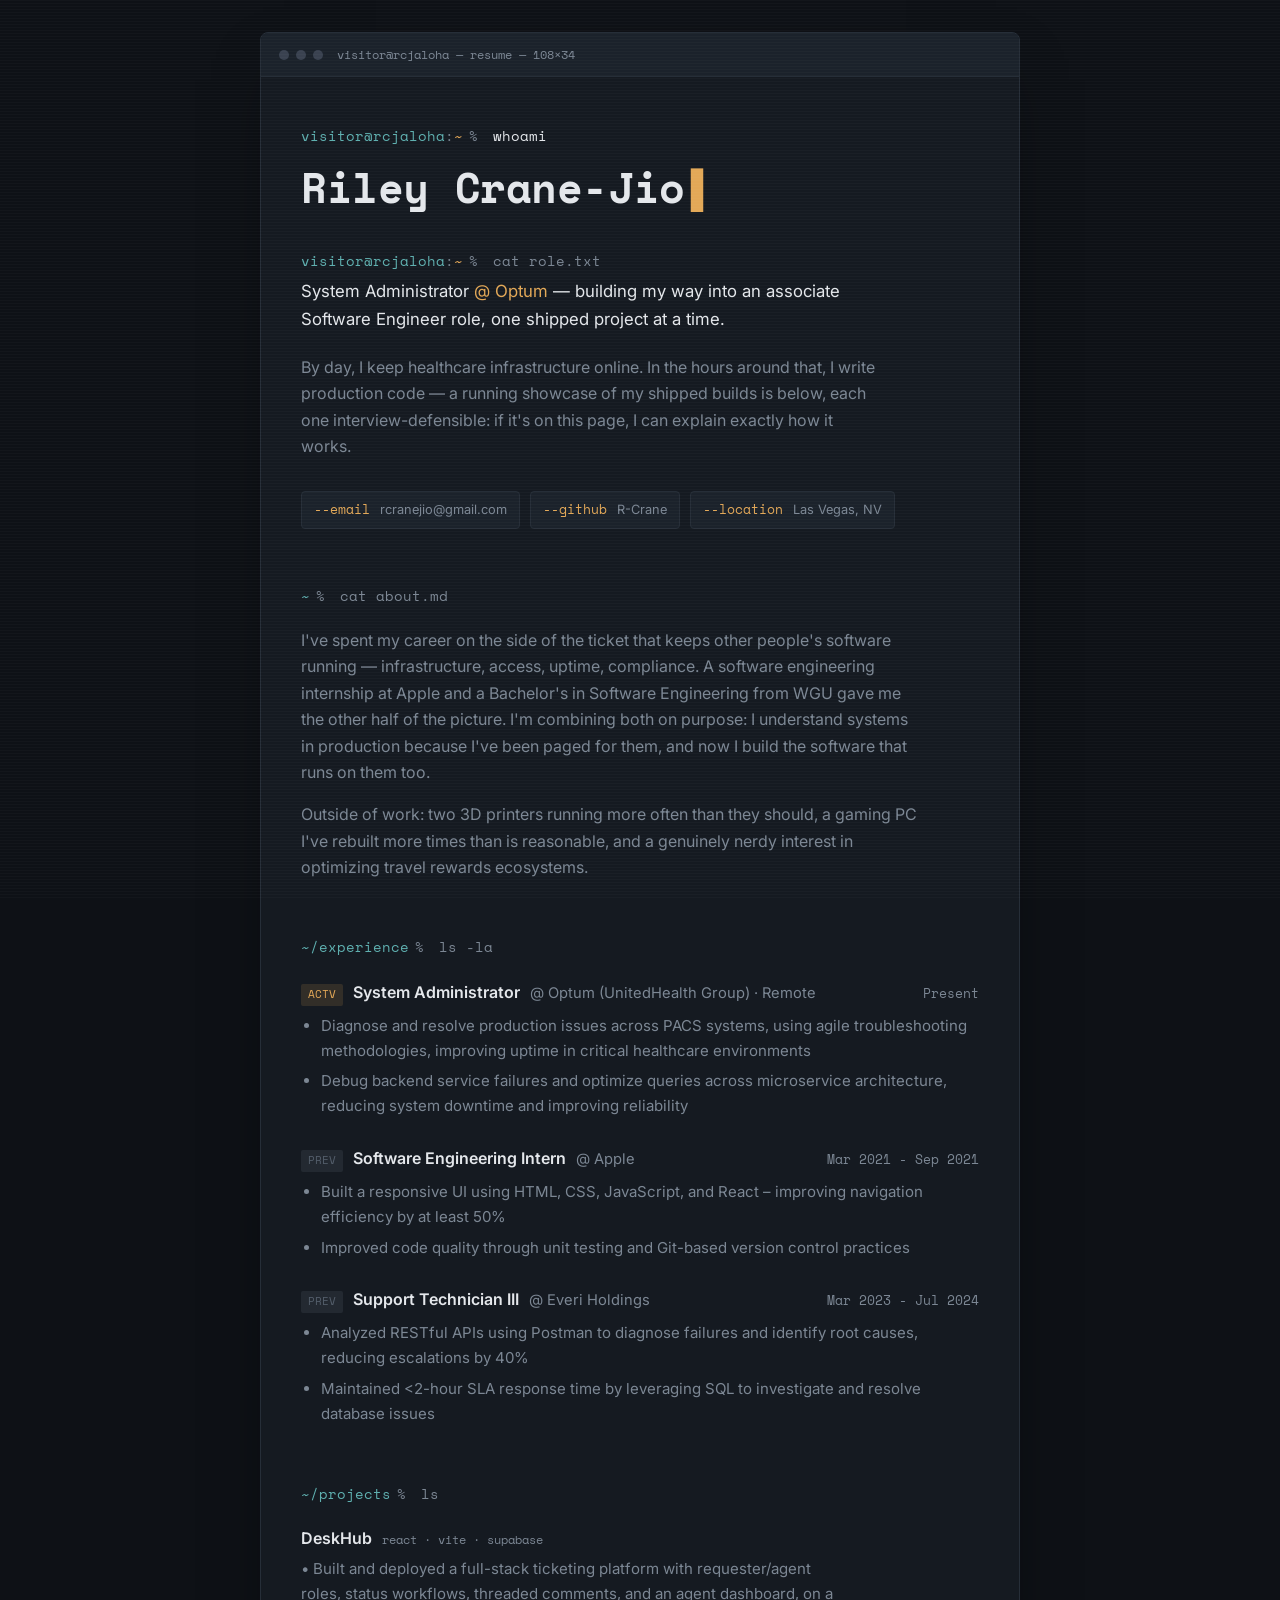
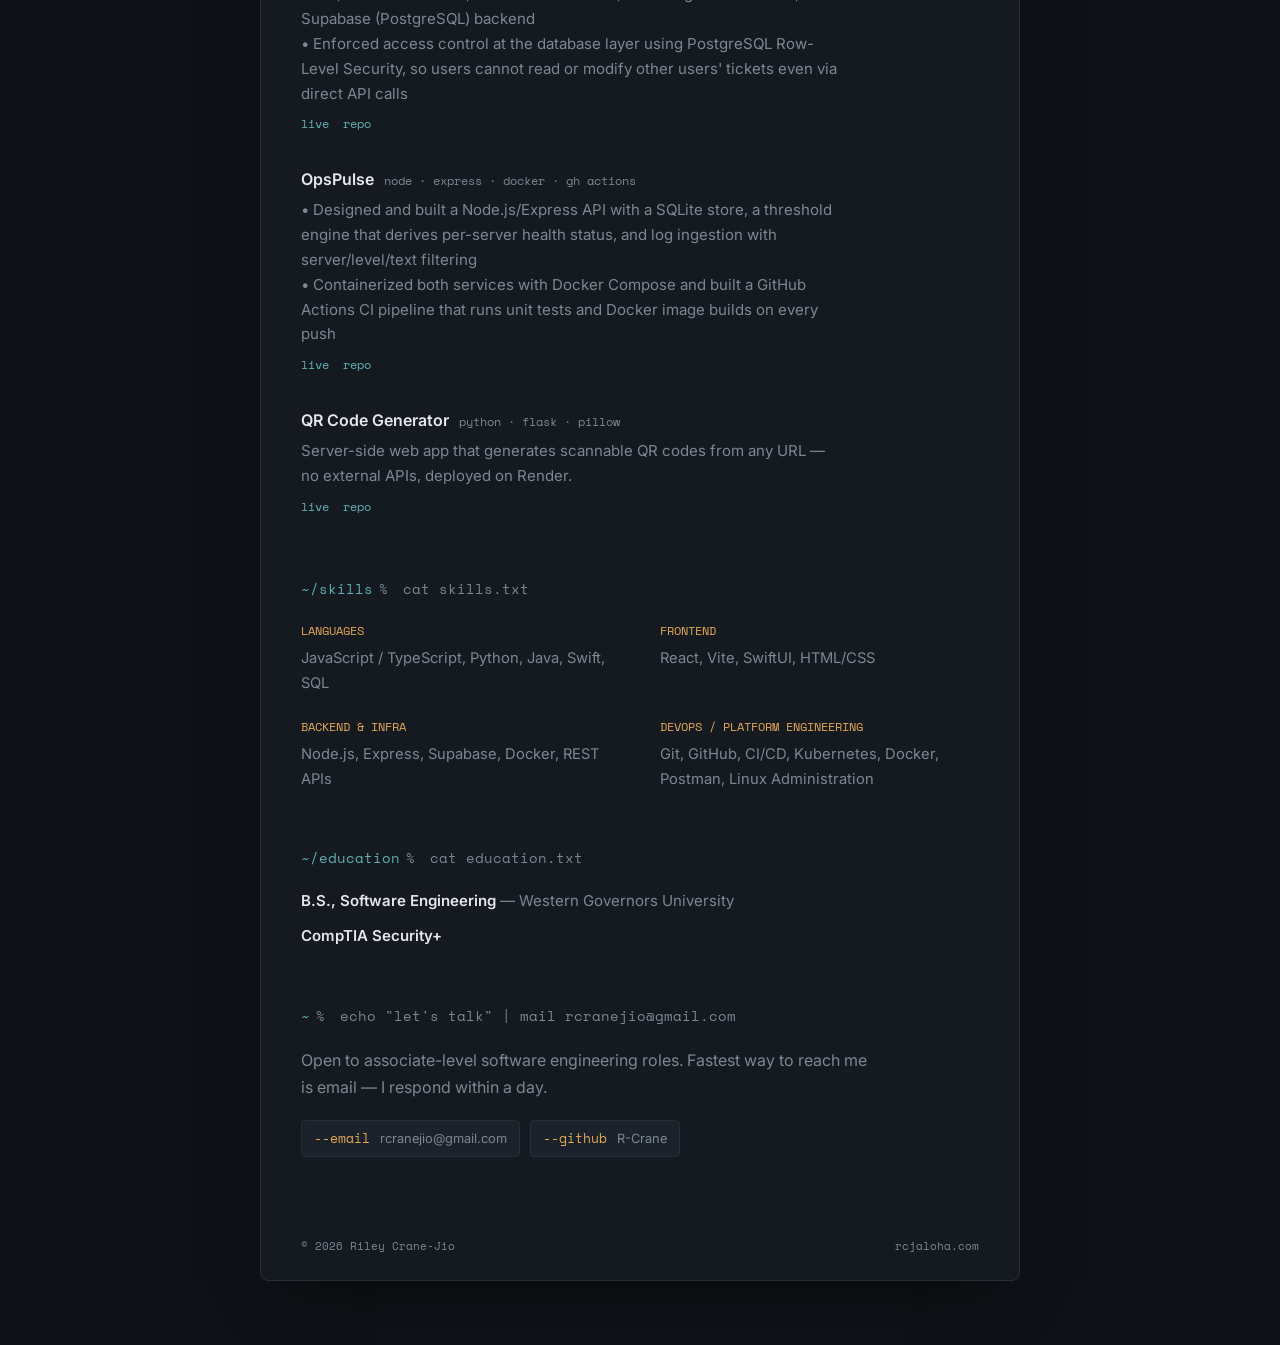
<file: index.html>
<!doctype html>
<html lang="en">
<head>
<meta charset="UTF-8" />
<meta name="viewport" content="width=device-width, initial-scale=1.0" />
<title>Riley Crane-Jio — Systems Administrator → Software Engineer</title>
<meta name="description" content="Résumé and background for Riley Crane-Jio — systems administrator moving into software engineering. Optum, Apple, WGU." />

<link rel="preconnect" href="https://fonts.googleapis.com">
<link rel="preconnect" href="https://fonts.gstatic.com" crossorigin>
<link href="https://fonts.googleapis.com/css2?family=Space+Mono:wght@400;700&family=Inter:wght@400;500;600&display=swap" rel="stylesheet">

<link rel="stylesheet" href="styles.css" />
</head>
<body>

<div class="scanline" aria-hidden="true"></div>

<div class="term">

  <!-- window chrome -->
  <div class="term-chrome">
    <div class="term-dots" aria-hidden="true"><span></span><span></span><span></span></div>
    <span class="term-tab mono">visitor@rcjaloha — resume — 108×34</span>
  </div>

  <main class="term-body">

    <!-- ===================== HERO ===================== -->
    <section class="hero" id="top">
      <p class="prompt mono">
        <span class="prompt-user">visitor@rcjaloha</span><span class="prompt-sep">:</span><span class="prompt-path">~</span><span class="prompt-dollar">%</span>
        <span class="prompt-cmd" id="whoami-cmd"></span>
      </p>
      <h1 class="output-name" id="whoami-out"></h1>

      <p class="prompt mono">
        <span class="prompt-user">visitor@rcjaloha</span><span class="prompt-sep">:</span><span class="prompt-path">~</span><span class="prompt-dollar">%</span>
        cat role.txt
      </p>
      <p class="output-role">
        System Administrator <span class="accent">@ Optum</span> — building my way into
        an associate Software Engineer role, one shipped project at a time.
      </p>

      <p class="hero-pitch">
        By day, I keep healthcare infrastructure online. In the hours around that,
        I write production code — a running showcase of my shipped builds is below,
        each one interview-defensible: if it's on this page, I can explain exactly how it works.
      </p>

      <div class="flag-row">
        <a class="flag" href="mailto:rcranejio@gmail.com"><span class="flag-key mono">--email</span> rcranejio@gmail.com</a>
        <a class="flag" href="https://github.com/R-Crane" target="_blank" rel="noopener"><span class="flag-key mono">--github</span> R-Crane</a>
        <a class="flag" href="#" id="linkedin-flag" target="_blank" rel="noopener"><span class="flag-key mono">--linkedin</span> in/rileycranejio</a>
        <span class="flag flag-static"><span class="flag-key mono">--location</span> Las Vegas, NV</span>
      </div>
    </section>

    <!-- ===================== ABOUT ===================== -->
    <section class="block">
      <p class="prompt mono block-prompt">
        <span class="prompt-user">~</span><span class="prompt-dollar">%</span> cat about.md
      </p>
      <div class="block-body">
        <p>
          I've spent my career on the side of the ticket that keeps other people's software
          running — infrastructure, access, uptime, compliance. A software engineering
          internship at Apple and a Bachelor's in Software Engineering from WGU gave me the
          other half of the picture. I'm combining both on purpose: I understand systems in
          production because I've been paged for them, and now I build the software that runs
          on them too.
        </p>
        <p>
          Outside of work: two 3D printers running more often than they should, a gaming PC
          I've rebuilt more times than is reasonable, and a genuinely nerdy interest in
          optimizing travel rewards ecosystems.
        </p>
      </div>
    </section>

    <!-- ===================== EXPERIENCE ===================== -->
    <section class="block">
      <p class="prompt mono block-prompt">
        <span class="prompt-user">~/experience</span><span class="prompt-dollar">%</span> ls -la
      </p>

      <div class="listing" id="experience-list">
        <article class="entry">
          <div class="entry-row">
            <span class="entry-tag mono tag-actv">actv</span>
            <span class="entry-title">System Administrator</span>
            <span class="entry-org">@ Optum (UnitedHealth Group) · Remote</span>
            <span class="entry-date mono">Present</span>
          </div>
          <ul class="entry-bullets">
             <li>Diagnose and resolve production issues across PACS systems, using agile troubleshooting methodologies, improving uptime in
                  critical healthcare environments</li>
              <li>Debug backend service failures and optimize queries across microservice architecture, reducing system downtime and improving
                  reliability</li>
          </ul>
        </article>

        <article class="entry">
          <div class="entry-row">
            <span class="entry-tag mono tag-prev">prev</span>
            <span class="entry-title">Software Engineering Intern</span>
            <span class="entry-org">@ Apple</span>
            <span class="entry-date mono">Mar 2021 - Sep 2021</span>
            <!-- TODO: add dates -->
          </div>
          <ul class="entry-bullets">
            <li>Built a responsive UI using HTML, CSS, JavaScript, and React – improving navigation efficiency by at least 50%</li>
            <li>Improved code quality through unit testing and Git-based version control practices</li>
          </ul>
        </article>

        <article class="entry">
          <div class="entry-row">
            <span class="entry-tag mono tag-prev">prev</span>
            <span class="entry-title"><!-- TODO: exact title -->Support Technician III</span>
            <span class="entry-org">@ Everi Holdings</span>
            <span class="entry-date mono">Mar 2023 - Jul 2024</span>
            <!-- TODO: add dates -->
          </div>
          <ul class="entry-bullets">
            <li>Analyzed RESTful APIs using Postman to diagnose failures and identify root causes, reducing escalations by 40%</li>
            <li>Maintained <2-hour SLA response time by leveraging SQL to investigate and resolve database issues</li>
          </ul>
        </article>
      </div>
    </section>

    <!-- ===================== PROJECTS ===================== -->
    <section class="block">
      <p class="prompt mono block-prompt">
        <span class="prompt-user">~/projects</span><span class="prompt-dollar">%</span> ls
      </p>

      <div class="listing" id="project-list">
        <article class="proj-entry">
          <div class="proj-row">
            <span class="proj-name">DeskHub</span>
            <span class="proj-stack mono">react · vite · supabase</span>
          </div>
          <p class="proj-desc">• Built and deployed a full-stack ticketing platform with requester/agent roles, status workflows, threaded comments, and an agent
                                  dashboard, on a Supabase (PostgreSQL) backend
                                <br>• Enforced access control at the database layer using PostgreSQL Row-Level Security, so users cannot read or modify other users'
                                  tickets even via direct API calls</p>
          <div class="proj-links">
            <a href="https://deskhub-theta.vercel.app" target="_blank" rel="noopener">live</a>
            <a href="https://github.com/R-Crane/deskhub" target="_blank" rel="noopener">repo</a>
            <!-- TODO: replace repo link with exact DeskHub repo URL -->
          </div>
        </article>

        <article class="proj-entry">
          <div class="proj-row">
            <span class="proj-name">OpsPulse</span>
            <span class="proj-stack mono">node · express · docker · gh actions</span>
          </div>
          <p class="proj-desc">• Designed and built a Node.js/Express API with a SQLite store, a threshold engine that derives per-server health status, and log
              ingestion with server/level/text filtering
              <br>• Containerized both services with Docker Compose and built a GitHub Actions CI pipeline that runs unit tests and Docker image
              builds on every push</p>
          <div class="proj-links">
            <!-- TODO: add live URL -->
            <a href="https://opspulse-ebon.vercel.app" target="_blank" rel="noopener">live</a>
            <a href="https://github.com/R-Crane/opspulse" target="_blank" rel="noopener">repo</a>            <!-- TODO: replace repo link with exact OpsPulse repo URL -->
          </div>
        </article>

       <article class="proj-entry">
    <div class="proj-row">
    <span class="proj-name">QR Code Generator</span>
    <span class="proj-stack mono">python · flask · pillow</span>
  </div>
  <p class="proj-desc">Server-side web app that generates scannable QR codes from any URL — no external APIs, deployed on Render.</p>
  <div class="proj-links">
    <a href="https://qr-code-generator-ge5b.onrender.com" target="_blank" rel="noopener">live</a>
    <a href="https://github.com/R-Crane/qr-code-generator" target="_blank" rel="noopener">repo</a>
  </div>
</article>

       <!-- <article class="proj-entry">
          <div class="proj-row">
            <span class="proj-name">CardTracker</span>
            <span class="proj-stack mono">swift · swiftui · swiftdata</span>
          </div>
          <p class="proj-desc">Native iOS app tracking annual fees, renewal dates, and balances across a travel-rewards card portfolio. In progress.</p>
          <div class="proj-links">
            <a href="https://github.com/R-Crane" target="_blank" rel="noopener">repo</a>
             TODO: replace repo link with exact CardTracker repo URL 
          </div>
        </article> -->
      </div> 
    </section>

    <!-- ===================== SKILLS ===================== -->
    <section class="block">
      <p class="prompt mono block-prompt">
        <span class="prompt-user">~/skills</span><span class="prompt-dollar">%</span> cat skills.txt
      </p>

      <div class="skills-grid">
        <div class="skill-group">
          <span class="skill-label mono">languages</span>
          <p class="skill-values">JavaScript / TypeScript, Python, Java, Swift, SQL</p>
        </div>
        <div class="skill-group">
          <span class="skill-label mono">frontend</span>
          <p class="skill-values">React, Vite, SwiftUI, HTML/CSS</p>
        </div>
        <div class="skill-group">
          <span class="skill-label mono">backend &amp; infra</span>
          <p class="skill-values">Node.js, Express, Supabase, Docker, REST APIs</p>
        </div>
        <div class="skill-group">
          <span class="skill-label mono">DevOps / Platform Engineering</span>
          <p class="skill-values">Git, GitHub, CI/CD, Kubernetes, Docker, Postman, Linux Administration</p>
        </div>
      </div>
    </section>

    <!-- ===================== EDUCATION ===================== -->
    <section class="block">
      <p class="prompt mono block-prompt">
        <span class="prompt-user">~/education</span><span class="prompt-dollar">%</span> cat education.txt
      </p>
      <ul class="edu-list">
        <li><span class="edu-title">B.S., Software Engineering</span> — Western Governors University</li>
        <li><span class="edu-title">CompTIA Security+</span></li>
      </ul>
    </section>

    <!-- ===================== CONTACT / FOOTER ===================== -->
    <section class="block contact-block">
      <p class="prompt mono block-prompt">
        <span class="prompt-user">~</span><span class="prompt-dollar">%</span> echo "let's talk" | mail rcranejio@gmail.com
      </p>
      <p class="contact-line">
        Open to associate-level software engineering roles. Fastest way to reach me is email
        — I respond within a day.
      </p>
      <div class="flag-row">
        <a class="flag" href="mailto:rcranejio@gmail.com"><span class="flag-key mono">--email</span> rcranejio@gmail.com</a>
        <a class="flag" href="https://github.com/R-Crane" target="_blank" rel="noopener"><span class="flag-key mono">--github</span> R-Crane</a>
      </div>
    </section>

  </main>

  <div class="term-footer mono">
    <span>© <span id="year"></span> Riley Crane-Jio</span>
    <span>rcjaloha.com</span>
  </div>

</div>

<script src="script.js"></script>
</body>
</html>
</file>
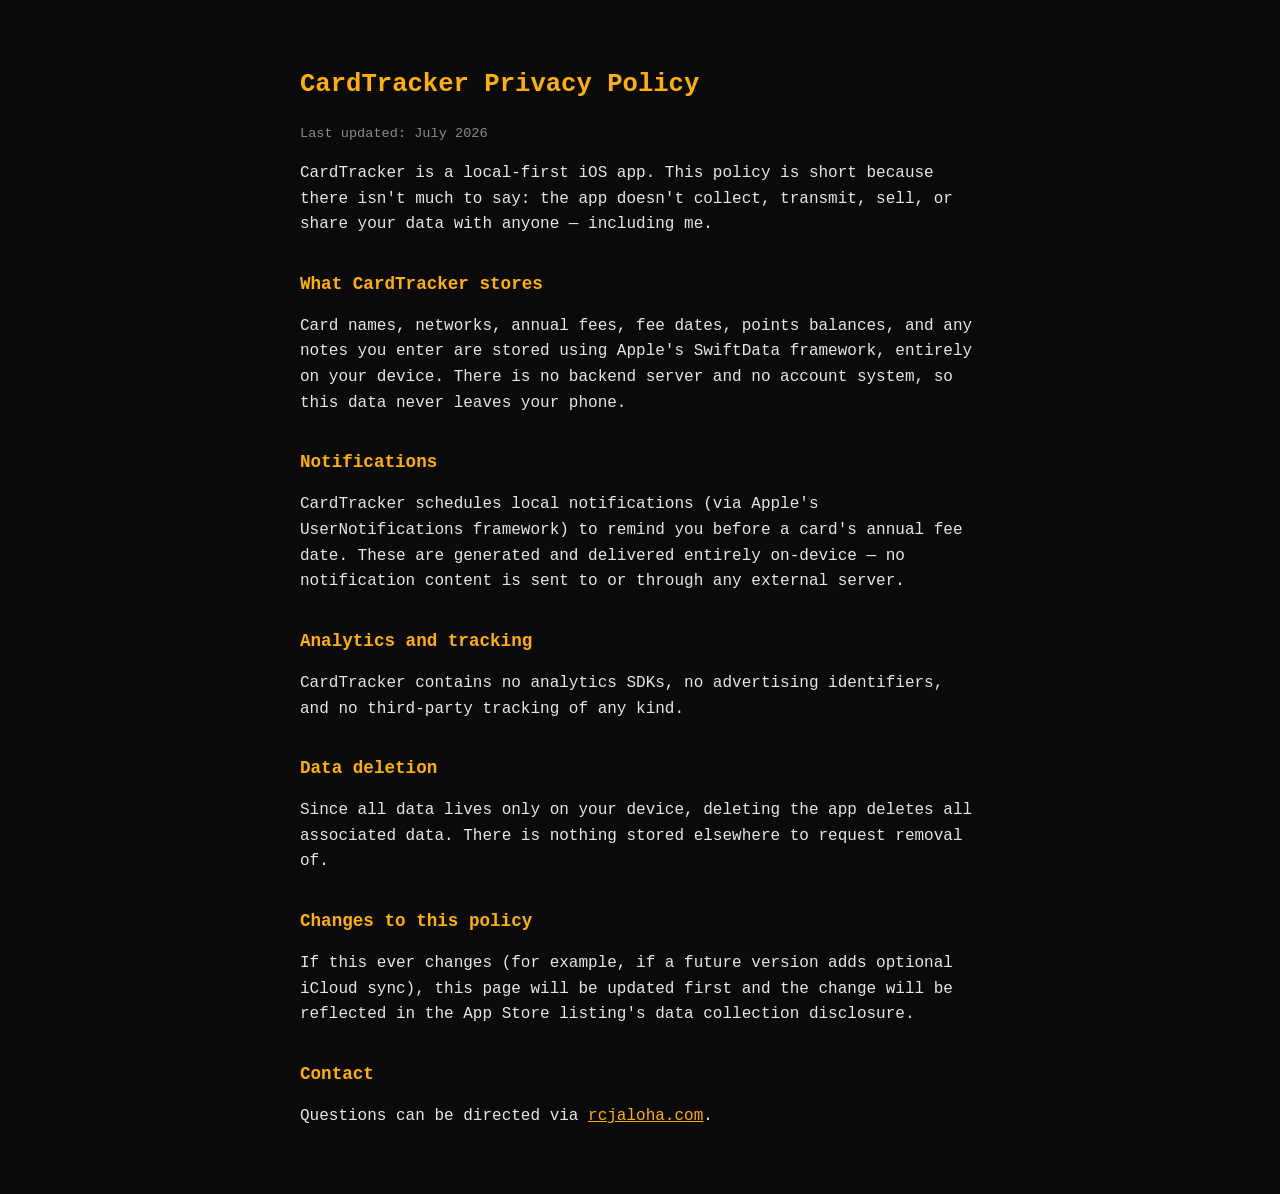
<file: privacy-policy.html>
<!DOCTYPE html>
<html lang="en">
<head>
<meta charset="UTF-8">
<meta name="robots" content="noindex, nofollow">
<title>CardTracker Privacy Policy</title>
<style>
  body {
    background: #0a0a0a;
    color: #e8e6e1;
    font-family: 'Space Mono', 'SF Mono', monospace;
    max-width: 680px;
    margin: 0 auto;
    padding: 48px 24px;
    line-height: 1.6;
  }
  h1 { color: #ffb000; font-size: 1.6rem; }
  h2 { color: #ffb000; font-size: 1.1rem; margin-top: 2rem; }
  a { color: #ffb000; }
  .updated { color: #8a8a8a; font-size: 0.85rem; }
</style>
</head>
<body>
  <h1>CardTracker Privacy Policy</h1>
  <p class="updated">Last updated: July 2026</p>

  <p>CardTracker is a local-first iOS app. This policy is short because there isn't much to say: the app doesn't collect, transmit, sell, or share your data with anyone — including me.</p>

  <h2>What CardTracker stores</h2>
  <p>Card names, networks, annual fees, fee dates, points balances, and any notes you enter are stored using Apple's SwiftData framework, entirely on your device. There is no backend server and no account system, so this data never leaves your phone.</p>

  <h2>Notifications</h2>
  <p>CardTracker schedules local notifications (via Apple's UserNotifications framework) to remind you before a card's annual fee date. These are generated and delivered entirely on-device — no notification content is sent to or through any external server.</p>

  <h2>Analytics and tracking</h2>
  <p>CardTracker contains no analytics SDKs, no advertising identifiers, and no third-party tracking of any kind.</p>

  <h2>Data deletion</h2>
  <p>Since all data lives only on your device, deleting the app deletes all associated data. There is nothing stored elsewhere to request removal of.</p>

  <h2>Changes to this policy</h2>
  <p>If this ever changes (for example, if a future version adds optional iCloud sync), this page will be updated first and the change will be reflected in the App Store listing's data collection disclosure.</p>

  <h2>Contact</h2>
  <p>Questions can be directed via <a href="https://rcjaloha.com">rcjaloha.com</a>.</p>
</body>
</html>
</file>
<file: styles.css>
/* ============================================================
   TOKENS
   ============================================================ */
:root{
  --bg:          #0E1116;
  --bg-panel:    #151A21;
  --bg-chrome:   #1B222B;
  --text:        #E4E7EB;
  --text-dim:    #7C8794;
  --line:        #262E38;

  --accent:      #E3A857;   /* amber phosphor */
  --accent-dim:  #7A6236;
  --accent-cool: #5FB0B0;   /* cool secondary, used sparingly */
  --tag-prev:    #545E6B;

  --font-mono: 'Space Mono', ui-monospace, SFMono-Regular, Menlo, monospace;
  --font-body: 'Inter', -apple-system, BlinkMacSystemFont, sans-serif;

  --wrap: 760px;
  --radius: 4px;
}

@media (prefers-reduced-motion: reduce){
  *{ animation-duration: 0.001ms !important; animation-iteration-count: 1 !important; transition-duration: 0.001ms !important; }
}

*, *::before, *::after{ box-sizing: border-box; }

body{
  margin: 0;
  background: var(--bg);
  color: var(--text);
  font-family: var(--font-body);
  font-size: 16px;
  line-height: 1.65;
  -webkit-font-smoothing: antialiased;
  padding: 32px 16px 64px;
}

.mono{ font-family: var(--font-mono); }

a{ color: inherit; }

:focus-visible{
  outline: 2px solid var(--accent);
  outline-offset: 2px;
}

/* faint scanline texture, very low opacity — nod to CRT without being kitsch */
.scanline{
  position: fixed;
  inset: 0;
  pointer-events: none;
  z-index: 999;
  opacity: 0.025;
  background: repeating-linear-gradient(
    to bottom,
    #fff 0px,
    #fff 1px,
    transparent 1px,
    transparent 3px
  );
}

/* ============================================================
   TERMINAL WINDOW
   ============================================================ */
.term{
  max-width: var(--wrap);
  margin: 0 auto;
  background: var(--bg-panel);
  border: 1px solid var(--line);
  border-radius: 8px;
  overflow: hidden;
  box-shadow: 0 24px 60px -24px rgba(0,0,0,0.6);
}

.term-chrome{
  display: flex;
  align-items: center;
  gap: 14px;
  padding: 12px 18px;
  background: var(--bg-chrome);
  border-bottom: 1px solid var(--line);
}
.term-dots{ display: flex; gap: 7px; }
.term-dots span{
  width: 10px; height: 10px;
  border-radius: 50%;
  background: #3A4250;
}
.term-tab{
  font-size: 0.72rem;
  color: var(--text-dim);
}

.term-body{ padding: 48px 40px 8px; }

.term-footer{
  display: flex;
  justify-content: space-between;
  padding: 16px 40px 24px;
  font-size: 0.7rem;
  color: var(--text-dim);
}

@media (max-width: 640px){
  .term-body{ padding: 36px 20px 8px; }
  .term-footer{ padding: 14px 20px 20px; }
}

/* ============================================================
   PROMPT LINES
   ============================================================ */
.prompt{
  font-size: 0.85rem;
  color: var(--text-dim);
  margin: 0 0 6px;
}
.prompt-user{ color: var(--accent-cool); }
.prompt-sep{ color: var(--text-dim); }
.prompt-path{ color: var(--accent); }
.prompt-dollar{ color: var(--text-dim); margin: 0 6px; }
.prompt-cmd{ color: var(--text); }

.block-prompt{ margin-bottom: 20px; }

/* blinking cursor after hero name */
.output-name{
  font-family: var(--font-mono);
  font-weight: 700;
  font-size: clamp(1.8rem, 5vw, 2.6rem);
  margin: 4px 0 28px;
  letter-spacing: -0.01em;
}
.output-name::after{
  content: '▌';
  color: var(--accent);
  margin-left: 6px;
  animation: blink 1.1s steps(1) infinite;
}
@keyframes blink{ 50%{ opacity: 0; } }

.output-role{
  font-size: 1.05rem;
  margin: 0 0 20px;
  max-width: 54ch;
}
.accent{ color: var(--accent); }

.hero-pitch{
  color: var(--text-dim);
  max-width: 58ch;
  margin: 0 0 32px;
}

/* ============================================================
   FLAG ROW (contact links styled like CLI flags)
   ============================================================ */
.flag-row{
  display: flex;
  flex-wrap: wrap;
  gap: 10px;
  margin-bottom: 8px;
}
.flag{
  font-size: 0.8rem;
  text-decoration: none;
  color: var(--text-dim);
  background: var(--bg-chrome);
  border: 1px solid var(--line);
  border-radius: var(--radius);
  padding: 7px 12px;
  transition: border-color 150ms, color 150ms;
}
.flag:hover{ border-color: var(--accent-dim); color: var(--text); }
.flag-key{ color: var(--accent); margin-right: 6px; }
.flag-static{ cursor: default; }

/* ============================================================
   SECTIONS / BLOCKS
   ============================================================ */
.hero{ margin-bottom: 56px; }
.block{ margin-bottom: 56px; }
.block-body p{ color: var(--text-dim); margin: 0 0 16px; max-width: 62ch; }
.block-body p:last-child{ margin-bottom: 0; }

/* ============================================================
   EXPERIENCE LISTING
   ============================================================ */
.listing{ display: flex; flex-direction: column; gap: 26px; }
.entry-row{
  display: flex;
  flex-wrap: wrap;
  align-items: baseline;
  gap: 10px;
  margin-bottom: 8px;
}
.entry-tag{
  font-size: 0.68rem;
  padding: 2px 7px;
  border-radius: 2px;
  text-transform: uppercase;
}
.tag-actv{ background: rgba(227,168,87,0.14); color: var(--accent); }
.tag-prev{ background: rgba(124,135,148,0.14); color: var(--tag-prev); }

.entry-title{ font-weight: 600; }
.entry-org{ color: var(--text-dim); font-size: 0.92rem; }
.entry-date{
  margin-left: auto;
  color: var(--text-dim);
  font-size: 0.8rem;
}
.entry-bullets{
  margin: 0;
  padding-left: 20px;
  color: var(--text-dim);
}
.entry-bullets li{ margin-bottom: 6px; font-size: 0.94rem; }
.entry-bullets li:last-child{ margin-bottom: 0; }

/* ============================================================
   PROJECTS LISTING
   ============================================================ */
.proj-entry{ padding-bottom: 4px; }
.proj-row{
  display: flex;
  flex-wrap: wrap;
  align-items: baseline;
  gap: 10px;
  margin-bottom: 6px;
}
.proj-name{ font-weight: 600; }
.proj-stack{ color: var(--text-dim); font-size: 0.76rem; }
.proj-desc{ color: var(--text-dim); margin: 0 0 8px; max-width: 60ch; font-size: 0.94rem; }
.proj-links{ display: flex; gap: 14px; }
.proj-links a{
  font-family: var(--font-mono);
  font-size: 0.78rem;
  text-decoration: none;
  color: var(--accent-cool);
  border-bottom: 1px solid transparent;
}
.proj-links a:hover{ border-color: var(--accent-cool); }

/* ============================================================
   SKILLS
   ============================================================ */
.skills-grid{
  display: grid;
  grid-template-columns: 1fr 1fr;
  gap: 22px 40px;
}
.skill-label{
  display: block;
  font-size: 0.74rem;
  color: var(--accent);
  text-transform: uppercase;
  margin-bottom: 6px;
}
.skill-values{ margin: 0; color: var(--text-dim); font-size: 0.92rem; }

@media (max-width: 560px){
  .skills-grid{ grid-template-columns: 1fr; }
}

/* ============================================================
   EDUCATION
   ============================================================ */
.edu-list{
  list-style: none;
  margin: 0; padding: 0;
  display: flex;
  flex-direction: column;
  gap: 10px;
  color: var(--text-dim);
  font-size: 0.94rem;
}
.edu-title{ color: var(--text); font-weight: 600; }

/* ============================================================
   CONTACT BLOCK
   ============================================================ */
.contact-line{ color: var(--text-dim); max-width: 58ch; margin: 0 0 20px; }
</file>
